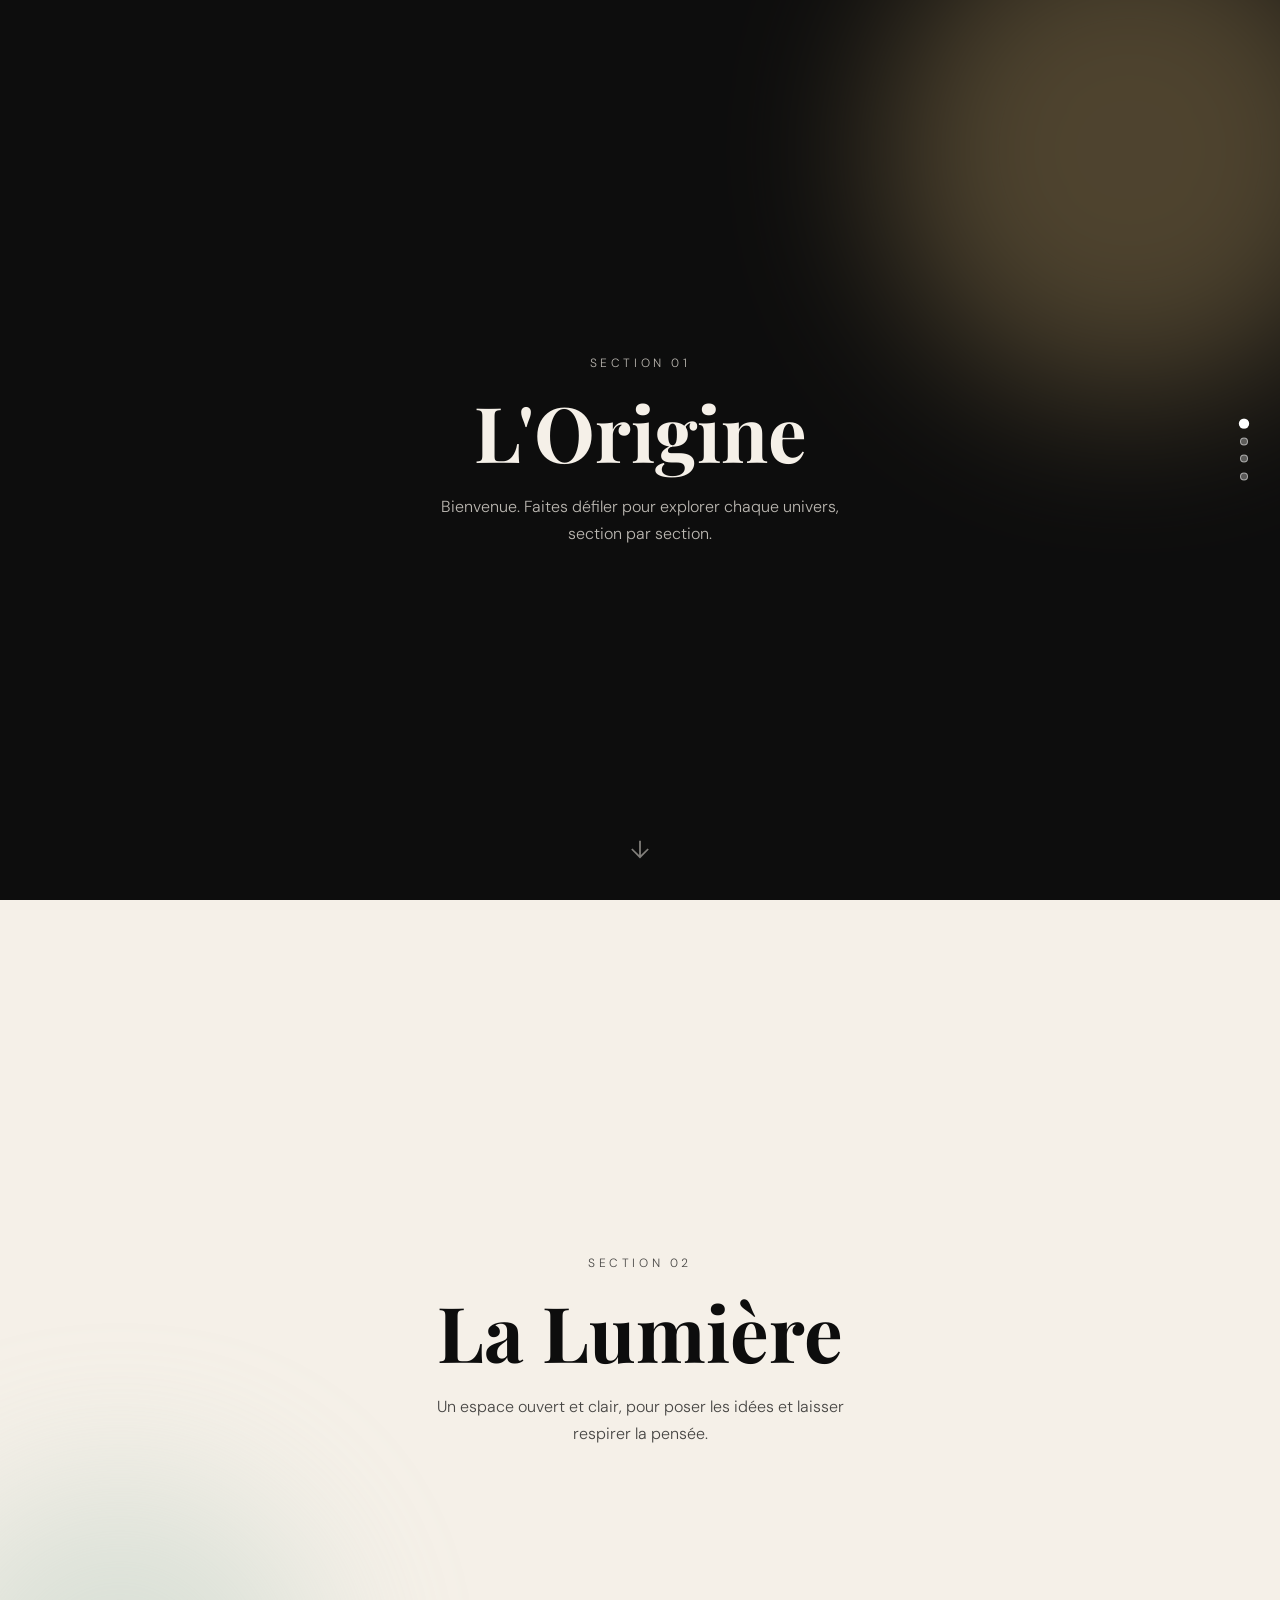
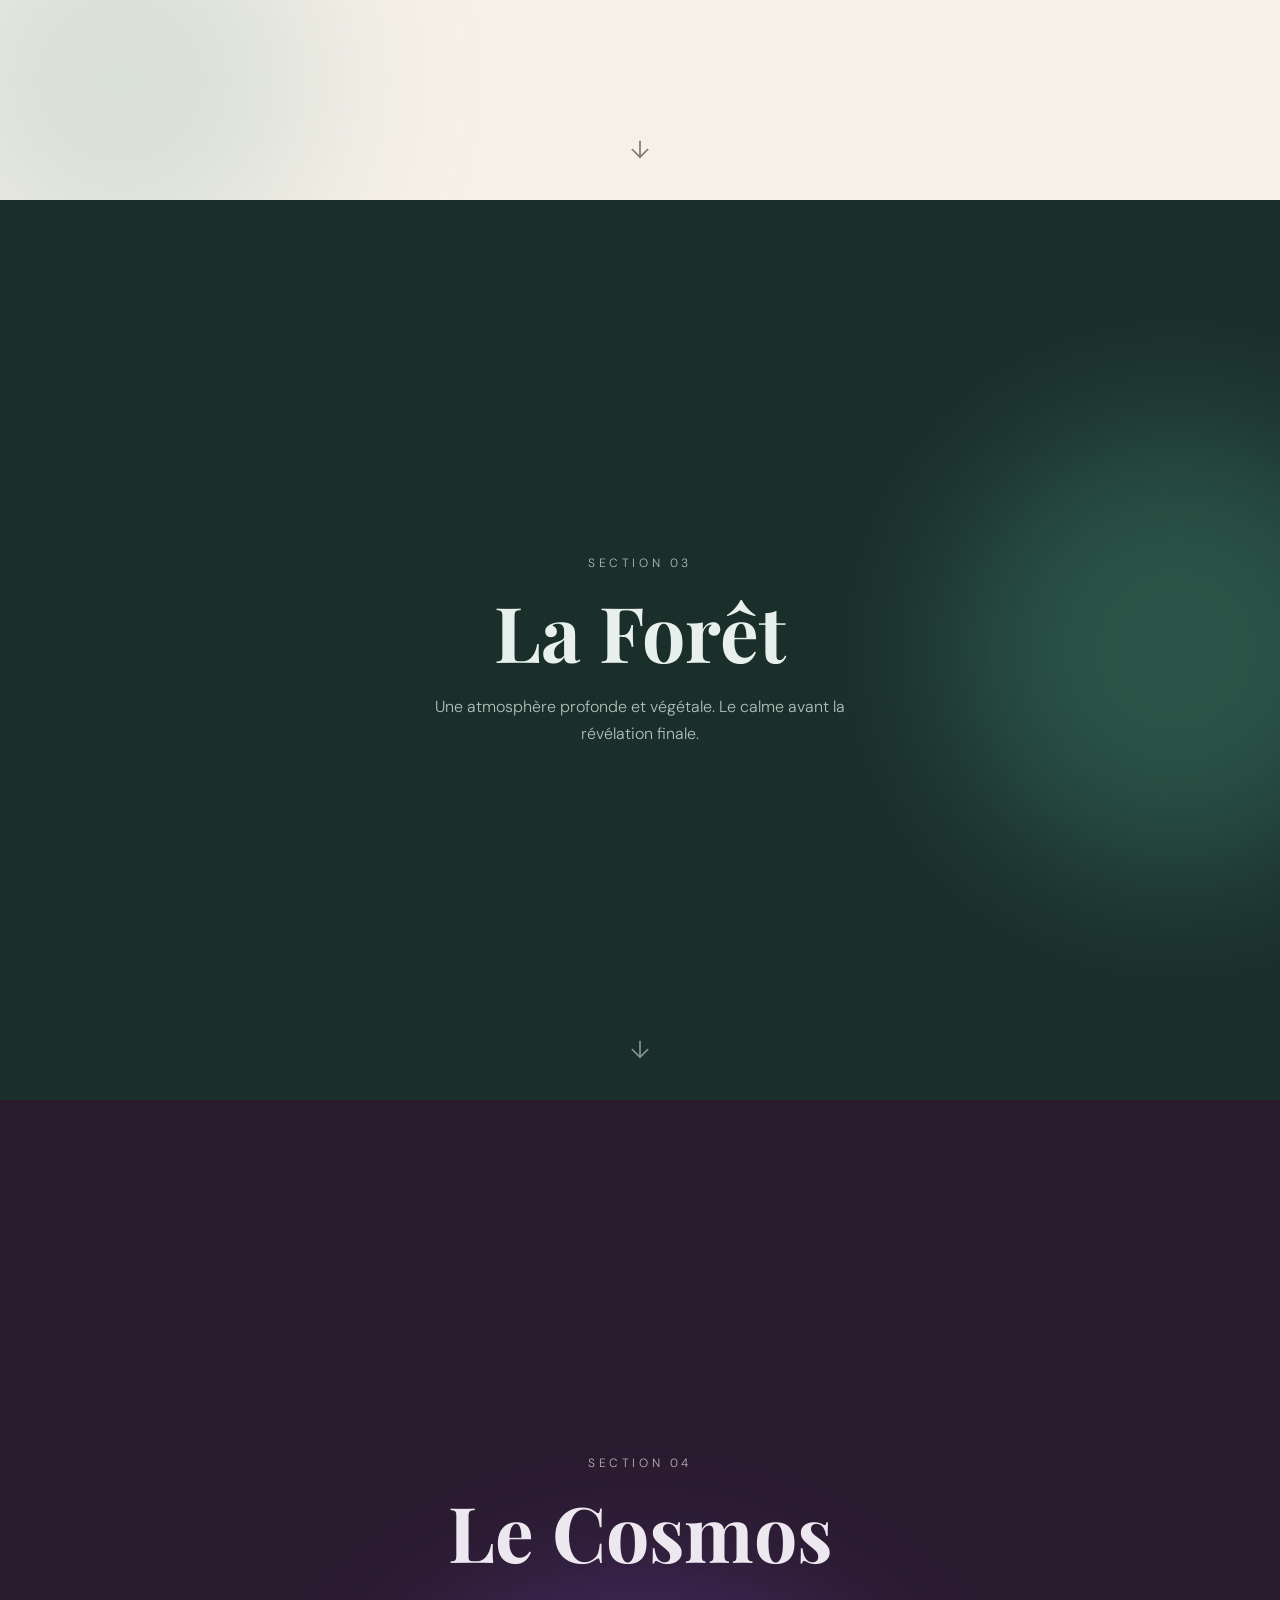
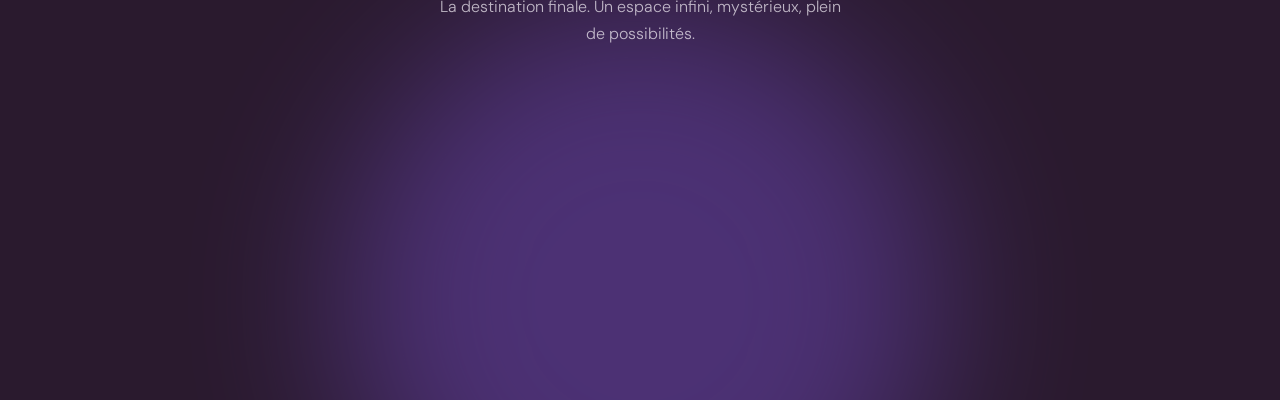
<file: Ressources/scroll-snap.html>
<!DOCTYPE html>
<html lang="fr">
<head>
  <meta charset="UTF-8">
  <meta name="viewport" content="width=device-width, initial-scale=1.0">
  <title>Scroll Snap</title>
  <style>
    @import url('https://fonts.googleapis.com/css2?family=Playfair+Display:wght@400;700&family=DM+Sans:wght@300;400&display=swap');

    *, *::before, *::after {
      margin: 0;
      padding: 0;
      box-sizing: border-box;
    }

    /* ─── Scroll Snap Container ─── */
    html {
      scroll-snap-type: y mandatory;
      overflow-y: scroll;
      height: 100%;
    }

    body {
      font-family: 'DM Sans', sans-serif;
      height: 100%;
    }

    /* ─── Sections ─── */
    section {
      height: 100vh;
      scroll-snap-align: start;
      scroll-snap-stop: always; /* force arrêt à chaque section */
      display: flex;
      flex-direction: column;
      align-items: center;
      justify-content: center;
      position: relative;
      overflow: hidden;
    }

    /* ─── Contenu animé ─── */
    .content {
      text-align: center;
      z-index: 1;
      opacity: 0;
      transform: translateY(30px);
      transition: opacity 0.7s ease, transform 0.7s ease;
    }

    section.visible .content {
      opacity: 1;
      transform: translateY(0);
    }

    .label {
      font-family: 'DM Sans', sans-serif;
      font-size: 0.75rem;
      font-weight: 300;
      letter-spacing: 0.3em;
      text-transform: uppercase;
      margin-bottom: 1rem;
    }

    h2 {
      font-family: 'Playfair Display', serif;
      font-size: clamp(2.5rem, 6vw, 5rem);
      line-height: 1.1;
      margin-bottom: 1.2rem;
    }

    p {
      font-size: 1rem;
      font-weight: 300;
      max-width: 420px;
      line-height: 1.7;
      opacity: 0.75;
    }

    /* ─── Deco shape ─── */
    .shape {
      position: absolute;
      border-radius: 50%;
      filter: blur(80px);
      opacity: 0.35;
      pointer-events: none;
    }

    /* ─── Section 1 ─── */
    #s1 { background: #0d0d0d; color: #f5f0e8; }
    #s1 .shape { width: 500px; height: 500px; background: #c8a96e; top: -100px; right: -100px; }

    /* ─── Section 2 ─── */
    #s2 { background: #f5f0e8; color: #0d0d0d; }
    #s2 .shape { width: 400px; height: 400px; background: #a8c4b8; bottom: -80px; left: -80px; }

    /* ─── Section 3 ─── */
    #s3 { background: #1a2e2a; color: #e8f0ed; }
    #s3 .shape { width: 450px; height: 450px; background: #4a9b7f; top: 50%; right: -120px; transform: translateY(-50%); }

    /* ─── Section 4 ─── */
    #s4 { background: #2a1a2e; color: #ede8f0; }
    #s4 .shape { width: 600px; height: 600px; background: #8b5cf6; bottom: -200px; left: 50%; transform: translateX(-50%); }

    /* ─── Indicateur de navigation ─── */
    .nav-dots {
      position: fixed;
      right: 2rem;
      top: 50%;
      transform: translateY(-50%);
      display: flex;
      flex-direction: column;
      gap: 0.6rem;
      z-index: 100;
    }

    .dot {
      width: 8px;
      height: 8px;
      border-radius: 50%;
      background: rgba(255,255,255,0.3);
      cursor: pointer;
      transition: all 0.3s ease;
      border: 1px solid rgba(255,255,255,0.5);
    }

    .dot.active {
      background: white;
      transform: scale(1.3);
    }

    /* Dot adaptatif selon section claire/sombre */
    .dot.dark {
      background: rgba(0,0,0,0.2);
      border-color: rgba(0,0,0,0.4);
    }
    .dot.dark.active {
      background: #0d0d0d;
    }

    /* ─── Flèche bas ─── */
    .arrow {
      position: absolute;
      bottom: 2rem;
      left: 50%;
      transform: translateX(-50%);
      opacity: 0.5;
      animation: bounce 2s ease-in-out infinite;
    }

    #s4 .arrow { display: none; }

    .arrow svg { width: 28px; }

    @keyframes bounce {
      0%, 100% { transform: translateX(-50%) translateY(0); }
      50%       { transform: translateX(-50%) translateY(8px); }
    }
  </style>
</head>
<body>

  <!-- Navigation dots -->
  <nav class="nav-dots" id="dots">
    <div class="dot dark active" data-target="s1"></div>
    <div class="dot dark" data-target="s2"></div>
    <div class="dot" data-target="s3"></div>
    <div class="dot" data-target="s4"></div>
  </nav>

  <!-- Section 1 -->
  <section id="s1">
    <div class="shape"></div>
    <div class="content">
      <p class="label">Section 01</p>
      <h2>L'Origine</h2>
      <p>Bienvenue. Faites défiler pour explorer chaque univers, section par section.</p>
    </div>
    <div class="arrow">
      <svg viewBox="0 0 24 24" fill="none" stroke="#f5f0e8" stroke-width="1.5">
        <path d="M12 5v14M5 12l7 7 7-7"/>
      </svg>
    </div>
  </section>

  <!-- Section 2 -->
  <section id="s2">
    <div class="shape"></div>
    <div class="content">
      <p class="label">Section 02</p>
      <h2>La Lumière</h2>
      <p>Un espace ouvert et clair, pour poser les idées et laisser respirer la pensée.</p>
    </div>
    <div class="arrow">
      <svg viewBox="0 0 24 24" fill="none" stroke="#0d0d0d" stroke-width="1.5">
        <path d="M12 5v14M5 12l7 7 7-7"/>
      </svg>
    </div>
  </section>

  <!-- Section 3 -->
  <section id="s3">
    <div class="shape"></div>
    <div class="content">
      <p class="label">Section 03</p>
      <h2>La Forêt</h2>
      <p>Une atmosphère profonde et végétale. Le calme avant la révélation finale.</p>
    </div>
    <div class="arrow">
      <svg viewBox="0 0 24 24" fill="none" stroke="#e8f0ed" stroke-width="1.5">
        <path d="M12 5v14M5 12l7 7 7-7"/>
      </svg>
    </div>
  </section>

  <!-- Section 4 -->
  <section id="s4">
    <div class="shape"></div>
    <div class="content">
      <p class="label">Section 04</p>
      <h2>Le Cosmos</h2>
      <p>La destination finale. Un espace infini, mystérieux, plein de possibilités.</p>
    </div>
  </section>

  <script>
    const sections = document.querySelectorAll('section');
    const dots = document.querySelectorAll('.dot');

    // ─── Intersection Observer : détecte la section visible ───
    const observer = new IntersectionObserver((entries) => {
      entries.forEach(entry => {
        if (entry.isIntersecting) {
          // Animation contenu
          entry.target.classList.add('visible');

          // Mise à jour des dots
          const idx = [...sections].indexOf(entry.target);
          dots.forEach((dot, i) => {
            dot.classList.toggle('active', i === idx);
          });

          // Couleur des dots selon fond de section
          const lightSections = ['s2'];
          const isLight = lightSections.includes(entry.target.id);
          dots.forEach(dot => {
            dot.classList.toggle('dark', isLight);
          });
        }
      });
    }, { threshold: 0.6 });

    sections.forEach(s => observer.observe(s));

    // ─── Clic sur les dots ───
    dots.forEach(dot => {
      dot.addEventListener('click', () => {
        document.getElementById(dot.dataset.target).scrollIntoView({ behavior: 'smooth' });
      });
    });
  </script>
</body>
</html>
</file>
